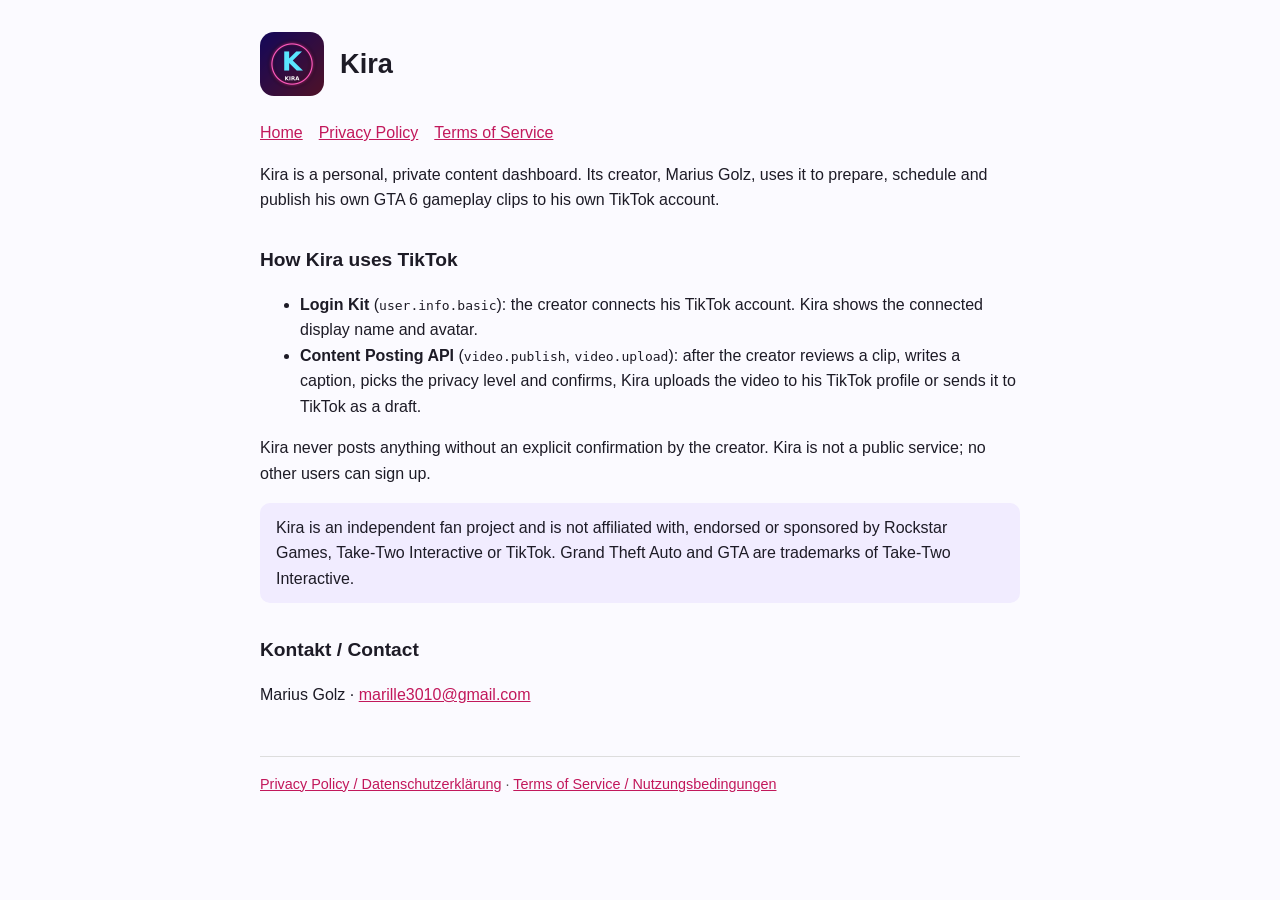
<file: index.html>
<!DOCTYPE html>
<html lang="en"><head><meta charset="utf-8"><meta name="viewport" content="width=device-width,initial-scale=1">
<title>Kira</title><link rel="icon" href="kira-gta6-icon.png"><link rel="stylesheet" href="style.css"></head>
<body>
<header><img src="kira-gta6-icon.png" alt="Kira icon"><h1>Kira</h1></header>
<nav><a href="index.html">Home</a><a href="privacy.html">Privacy Policy</a><a href="terms.html">Terms of Service</a></nav>
<p>Kira is a personal, private content dashboard. Its creator, Marius Golz, uses it to prepare, schedule and publish
his own GTA&nbsp;6 gameplay clips to his own TikTok account.</p>
<h2>How Kira uses TikTok</h2>
<ul>
<li><strong>Login Kit</strong> (<code>user.info.basic</code>): the creator connects his TikTok account. Kira shows the connected display name and avatar.</li>
<li><strong>Content Posting API</strong> (<code>video.publish</code>, <code>video.upload</code>): after the creator reviews a clip, writes a caption, picks the privacy level and confirms, Kira uploads the video to his TikTok profile or sends it to TikTok as a draft.</li>
</ul>
<p>Kira never posts anything without an explicit confirmation by the creator. Kira is not a public service; no other
users can sign up.</p>
<p class="note">Kira is an independent fan project and is not affiliated with, endorsed or sponsored by Rockstar Games,
Take-Two Interactive or TikTok. Grand Theft Auto and GTA are trademarks of Take-Two Interactive.</p>
<h2>Kontakt / Contact</h2>
<p>Marius Golz · <a href="mailto:marille3010@gmail.com">marille3010@gmail.com</a></p>
<footer><a href="privacy.html">Privacy Policy / Datenschutzerklärung</a> · <a href="terms.html">Terms of Service / Nutzungsbedingungen</a></footer>
</body></html>
</file>
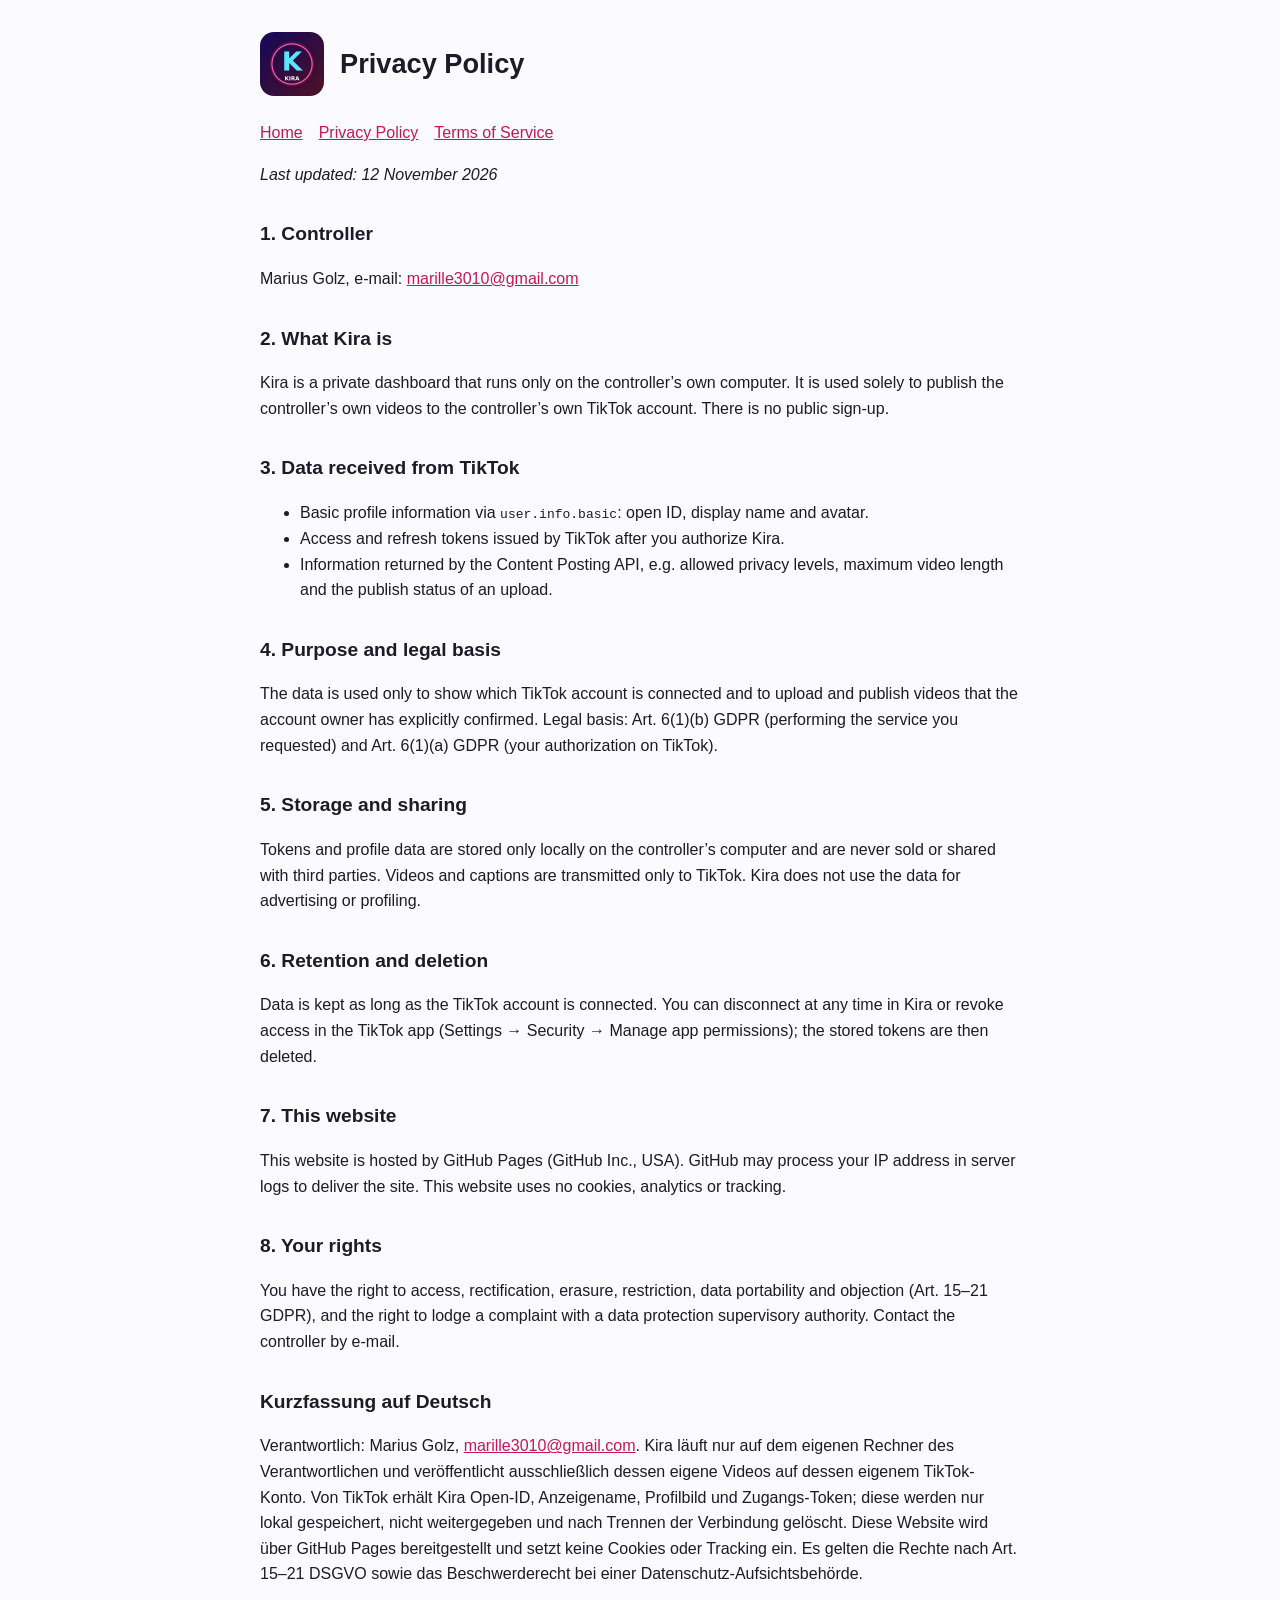
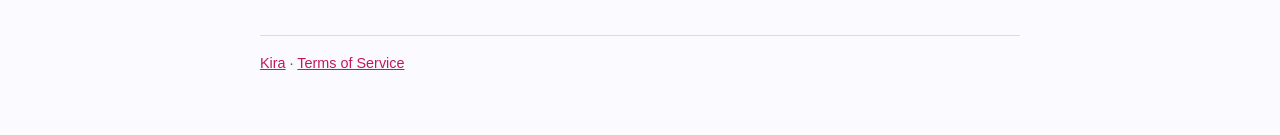
<file: privacy.html>
<!DOCTYPE html>
<html lang="en"><head><meta charset="utf-8"><meta name="viewport" content="width=device-width,initial-scale=1">
<title>Privacy Policy – Kira</title><link rel="icon" href="kira-gta6-icon.png"><link rel="stylesheet" href="style.css"></head>
<body>
<header><img src="kira-gta6-icon.png" alt="Kira icon"><h1>Privacy Policy</h1></header>
<nav><a href="index.html">Home</a><a href="privacy.html">Privacy Policy</a><a href="terms.html">Terms of Service</a></nav>
<p><em>Last updated: 12 November 2026</em></p>

<h2>1. Controller</h2>
<p>Marius Golz, e-mail: <a href="mailto:marille3010@gmail.com">marille3010@gmail.com</a></p>

<h2>2. What Kira is</h2>
<p>Kira is a private dashboard that runs only on the controller’s own computer. It is used solely to publish
the controller’s own videos to the controller’s own TikTok account. There is no public sign-up.</p>

<h2>3. Data received from TikTok</h2>
<ul>
<li>Basic profile information via <code>user.info.basic</code>: open ID, display name and avatar.</li>
<li>Access and refresh tokens issued by TikTok after you authorize Kira.</li>
<li>Information returned by the Content Posting API, e.g. allowed privacy levels, maximum video length and the publish status of an upload.</li>
</ul>

<h2>4. Purpose and legal basis</h2>
<p>The data is used only to show which TikTok account is connected and to upload and publish videos that the account
owner has explicitly confirmed. Legal basis: Art. 6(1)(b) GDPR (performing the service you requested) and
Art. 6(1)(a) GDPR (your authorization on TikTok).</p>

<h2>5. Storage and sharing</h2>
<p>Tokens and profile data are stored only locally on the controller’s computer and are never sold or shared with third
parties. Videos and captions are transmitted only to TikTok. Kira does not use the data for advertising or profiling.</p>

<h2>6. Retention and deletion</h2>
<p>Data is kept as long as the TikTok account is connected. You can disconnect at any time in Kira or revoke access in
the TikTok app (Settings → Security → Manage app permissions); the stored tokens are then deleted.</p>

<h2>7. This website</h2>
<p>This website is hosted by GitHub Pages (GitHub Inc., USA). GitHub may process your IP address in server logs to deliver
the site. This website uses no cookies, analytics or tracking.</p>

<h2>8. Your rights</h2>
<p>You have the right to access, rectification, erasure, restriction, data portability and objection (Art. 15–21 GDPR),
and the right to lodge a complaint with a data protection supervisory authority. Contact the controller by e-mail.</p>

<h2>Kurzfassung auf Deutsch</h2>
<p>Verantwortlich: Marius Golz, <a href="mailto:marille3010@gmail.com">marille3010@gmail.com</a>. Kira läuft nur auf dem
eigenen Rechner des Verantwortlichen und veröffentlicht ausschließlich dessen eigene Videos auf dessen eigenem
TikTok-Konto. Von TikTok erhält Kira Open-ID, Anzeigename, Profilbild und Zugangs-Token; diese werden nur lokal
gespeichert, nicht weitergegeben und nach Trennen der Verbindung gelöscht. Diese Website wird über GitHub Pages
bereitgestellt und setzt keine Cookies oder Tracking ein. Es gelten die Rechte nach Art. 15–21 DSGVO sowie das
Beschwerderecht bei einer Datenschutz-Aufsichtsbehörde.</p>
<footer><a href="index.html">Kira</a> · <a href="terms.html">Terms of Service</a></footer>
</body></html>
</file>
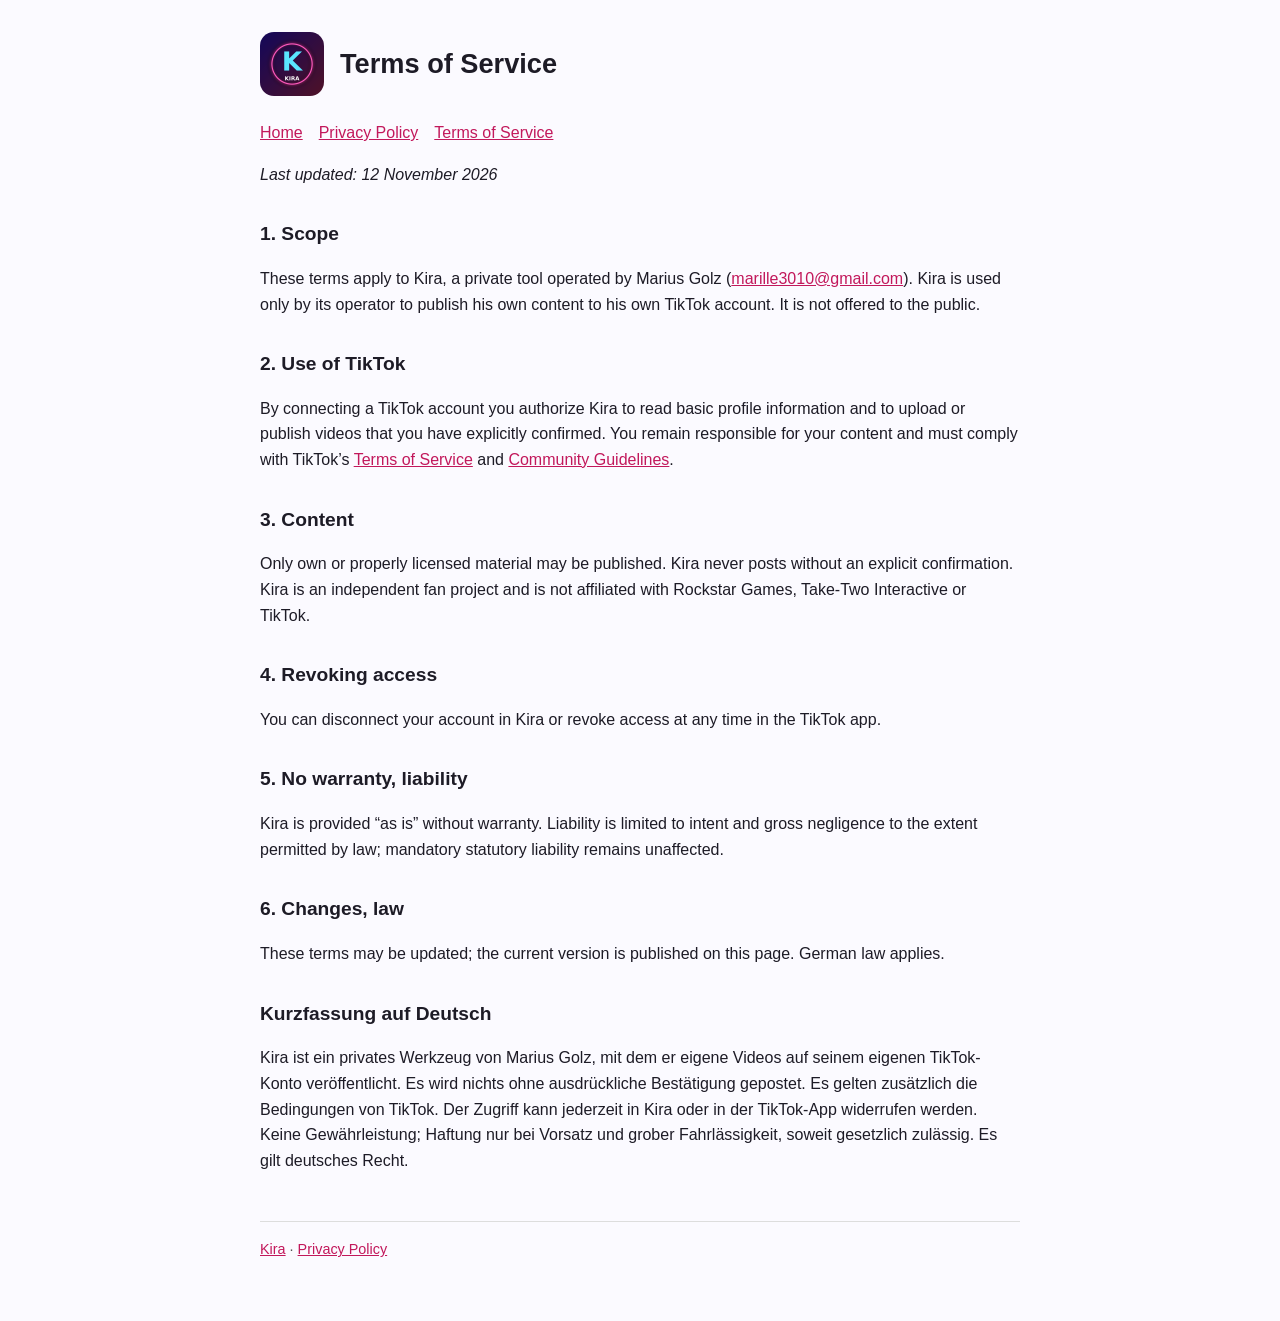
<file: terms.html>
<!DOCTYPE html>
<html lang="en"><head><meta charset="utf-8"><meta name="viewport" content="width=device-width,initial-scale=1">
<title>Terms of Service – Kira</title><link rel="icon" href="kira-gta6-icon.png"><link rel="stylesheet" href="style.css"></head>
<body>
<header><img src="kira-gta6-icon.png" alt="Kira icon"><h1>Terms of Service</h1></header>
<nav><a href="index.html">Home</a><a href="privacy.html">Privacy Policy</a><a href="terms.html">Terms of Service</a></nav>
<p><em>Last updated: 12 November 2026</em></p>

<h2>1. Scope</h2>
<p>These terms apply to Kira, a private tool operated by Marius Golz
(<a href="mailto:marille3010@gmail.com">marille3010@gmail.com</a>). Kira is used only by its operator to publish his own
content to his own TikTok account. It is not offered to the public.</p>

<h2>2. Use of TikTok</h2>
<p>By connecting a TikTok account you authorize Kira to read basic profile information and to upload or publish videos
that you have explicitly confirmed. You remain responsible for your content and must comply with TikTok’s
<a href="https://www.tiktok.com/legal/terms-of-service">Terms of Service</a> and
<a href="https://www.tiktok.com/community-guidelines">Community Guidelines</a>.</p>

<h2>3. Content</h2>
<p>Only own or properly licensed material may be published. Kira never posts without an explicit confirmation.
Kira is an independent fan project and is not affiliated with Rockstar Games, Take-Two Interactive or TikTok.</p>

<h2>4. Revoking access</h2>
<p>You can disconnect your account in Kira or revoke access at any time in the TikTok app.</p>

<h2>5. No warranty, liability</h2>
<p>Kira is provided “as is” without warranty. Liability is limited to intent and gross negligence to the extent permitted
by law; mandatory statutory liability remains unaffected.</p>

<h2>6. Changes, law</h2>
<p>These terms may be updated; the current version is published on this page. German law applies.</p>

<h2>Kurzfassung auf Deutsch</h2>
<p>Kira ist ein privates Werkzeug von Marius Golz, mit dem er eigene Videos auf seinem eigenen TikTok-Konto
veröffentlicht. Es wird nichts ohne ausdrückliche Bestätigung gepostet. Es gelten zusätzlich die Bedingungen von TikTok.
Der Zugriff kann jederzeit in Kira oder in der TikTok-App widerrufen werden. Keine Gewährleistung; Haftung nur bei
Vorsatz und grober Fahrlässigkeit, soweit gesetzlich zulässig. Es gilt deutsches Recht.</p>
<footer><a href="index.html">Kira</a> · <a href="privacy.html">Privacy Policy</a></footer>
</body></html>
</file>
<file: style.css>
body{font-family:-apple-system,BlinkMacSystemFont,"Segoe UI",Roboto,Arial,sans-serif;max-width:760px;margin:0 auto;padding:32px 20px 60px;line-height:1.6;color:#1d1b26;background:#fbfaff}
header{display:flex;align-items:center;gap:16px;margin-bottom:24px}header img{width:64px;height:64px;border-radius:14px}
h1{font-size:1.7rem;margin:0}h2{font-size:1.2rem;margin-top:2rem}a{color:#c2185b}
nav a{margin-right:16px}footer{margin-top:48px;font-size:.9rem;color:#555;border-top:1px solid #ddd;padding-top:16px}
.note{background:#f1ecff;padding:12px 16px;border-radius:10px}
</file>
